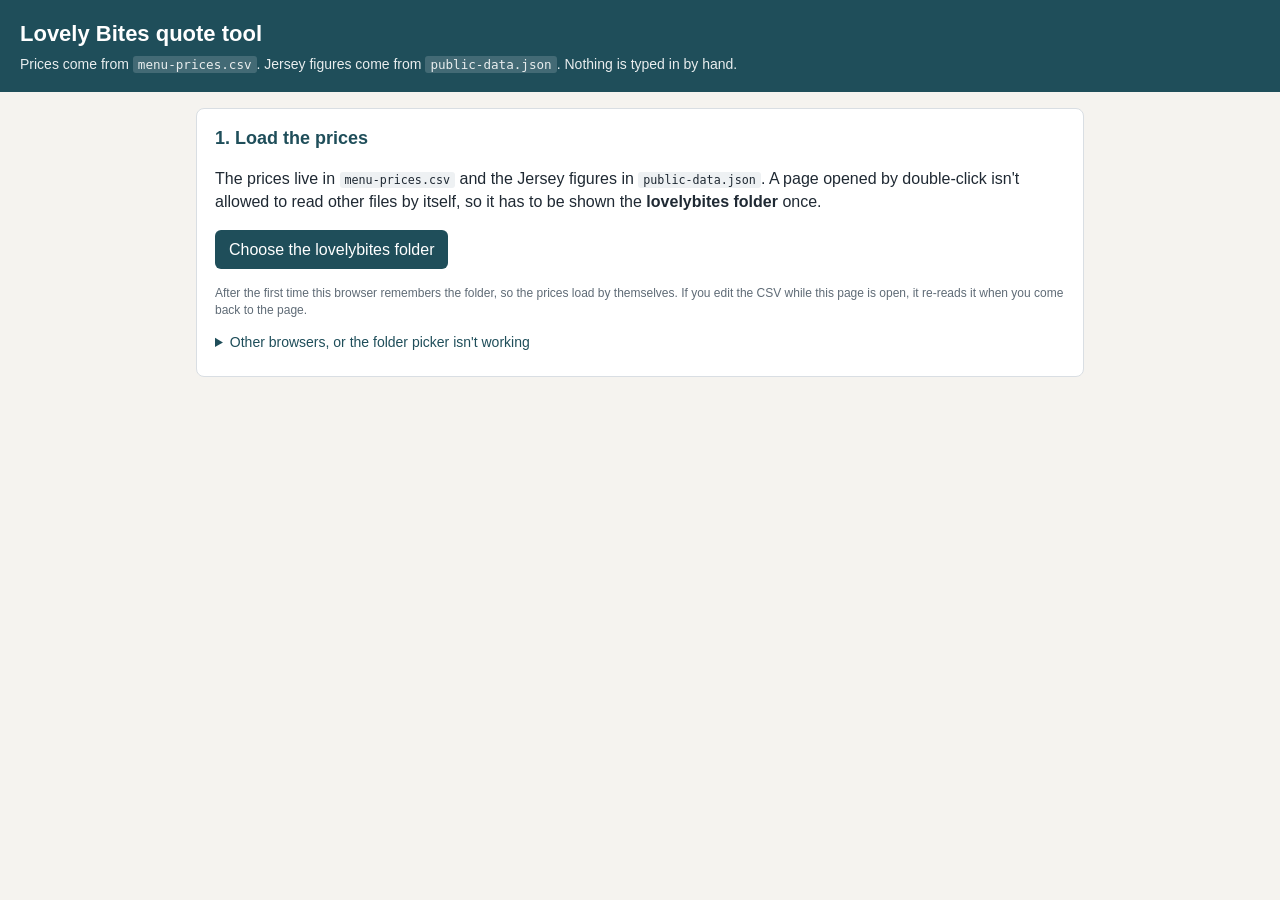
<file: index.html>
<!DOCTYPE html>
<html lang="en-GB">
<head>
<meta charset="utf-8">
<meta name="viewport" content="width=device-width, initial-scale=1">
<title>Lovely Bites Quotes</title>
<link rel="stylesheet" href="styles.css">
</head>
<body>

<header class="no-print">
  <h1>Lovely Bites quote tool</h1>
  <p>Prices come from <code>menu-prices.csv</code>. Jersey figures come from <code>public-data.json</code>. Nothing is typed in by hand.</p>
</header>

<main>

  <section id="loader" class="card no-print">
    <h2>1. Load the prices</h2>
    <p id="whyText">The prices live in <code>menu-prices.csv</code> and the Jersey figures in <code>public-data.json</code>. A page opened by double-click isn't allowed to read other files by itself, so it has to be shown the <strong>lovelybites folder</strong> once.</p>
    <div id="rememberBox" hidden>
      <p>
        <button type="button" class="action" id="pickFolderBtn">Choose the lovelybites folder</button>
        <button type="button" class="action" id="reconnectBtn" hidden></button>
        <button type="button" class="link" id="forgetBtn" hidden>Forget this folder</button>
      </p>
      <p class="hint">After the first time this browser remembers the folder, so the prices load by themselves. If you edit the CSV while this page is open, it re-reads it when you come back to the page.</p>
    </div>
    <details id="plainPicker">
      <summary>Other browsers, or the folder picker isn't working</summary>
      <p>Pick the folder (this has to be done each time you open the tool):</p>
      <p><input type="file" id="folderInput" webkitdirectory aria-label="Choose the lovelybites folder"></p>
      <p>Or select both files at once (hold Ctrl or Cmd):</p>
      <input type="file" id="fileInput" multiple accept=".csv,.json" aria-label="Choose menu-prices.csv and public-data.json">
    </details>
    <div id="loadStatus" role="status"></div>
  </section>

  <section id="formSection" class="card no-print" hidden>
    <h2>2. The event</h2>
    <form id="quoteForm" autocomplete="off" onsubmit="return false">
      <div class="grid">
        <label>Customer name <input id="customerName" type="text"></label>
        <label>Contact (email or phone) <input id="customerContact" type="text"></label>
        <label>Event date <input id="eventDate" type="date"></label>
        <label>Quote issued <input id="issueDate" type="date"></label>
        <label>Event starts <input id="startTime" type="time"></label>
        <label>Event finishes <input id="endTime" type="time"></label>
        <label>Parish <select id="parish"></select></label>
        <label>Number of guests <input id="guests" type="number" min="1" step="1" inputmode="numeric"></label>
        <label>Menu <select id="tier"></select></label>
        <label>Guests needing a separate dietary dish <input id="dietaryGuests" type="number" min="0" step="1" inputmode="numeric" value="0"></label>
      </div>

      <fieldset>
        <legend>Service</legend>
        <label class="inline"><input type="radio" name="style" value="seated" checked> Seated (1 server per 15 guests)</label>
        <label class="inline"><input type="radio" name="style" value="buffet"> Buffet (1 server per 25 guests)</label>
      </fieldset>

      <fieldset>
        <legend>Discount (comes off the menu price only)</legend>
        <label class="inline"><input type="radio" name="discType" value="none" checked> None</label>
        <label class="inline"><input type="radio" name="discType" value="percent"> Percent</label>
        <label class="inline"><input type="radio" name="discType" value="amount"> Amount in £</label>
        <input id="discValue" type="number" min="0" step="0.01" inputmode="decimal" aria-label="Discount value" disabled>
      </fieldset>

      <fieldset>
        <legend>Add-ons and hire</legend>
        <div id="extras"></div>
      </fieldset>

      <details>
        <summary>Settings (staff setup and clear-down time)</summary>
        <div class="grid">
          <label>Setup time per staff member (minutes) <input id="setupMinutes" type="number" min="0" step="5"></label>
          <label>Clear-down time per staff member (minutes) <input id="clearMinutes" type="number" min="0" step="5"></label>
        </div>
        <p class="hint">These are our assumptions (see spec.md), not figures from the price list.</p>
      </details>
    </form>
  </section>

  <section id="resultSection" hidden>
    <div id="actions" class="card no-print">
      <div class="actions">
        <button type="button" class="action" id="printBtn" disabled>Print</button>
        <button type="button" class="action" id="saveBtn" disabled>Save to folder</button>
        <label class="inline"><input type="checkbox" id="showOptions" checked> Show Good / Better / Best on the customer quote</label>
      </div>
      <p class="hint" id="actionHint"></p>
      <p class="hint" id="folderLine">Saves into: <strong id="folderName">no folder chosen yet (you'll be asked when you first press Save)</strong>
        <button type="button" class="link" id="changeFolderBtn">Choose a different folder</button></p>
      <div id="saveStatus" role="status"></div>
    </div>
    <div class="tabs no-print" role="tablist">
      <button id="tabInternal" role="tab" aria-selected="true">Internal breakdown</button>
      <button id="tabCustomer" role="tab" aria-selected="false">Customer quote</button>
    </div>
    <div id="internal" class="card no-print"></div>
    <div id="customer" hidden></div>
  </section>

</main>

<script src="pricing.js"></script>
<script src="data.js"></script>
<script src="app.js"></script>
</body>
</html>
</file>
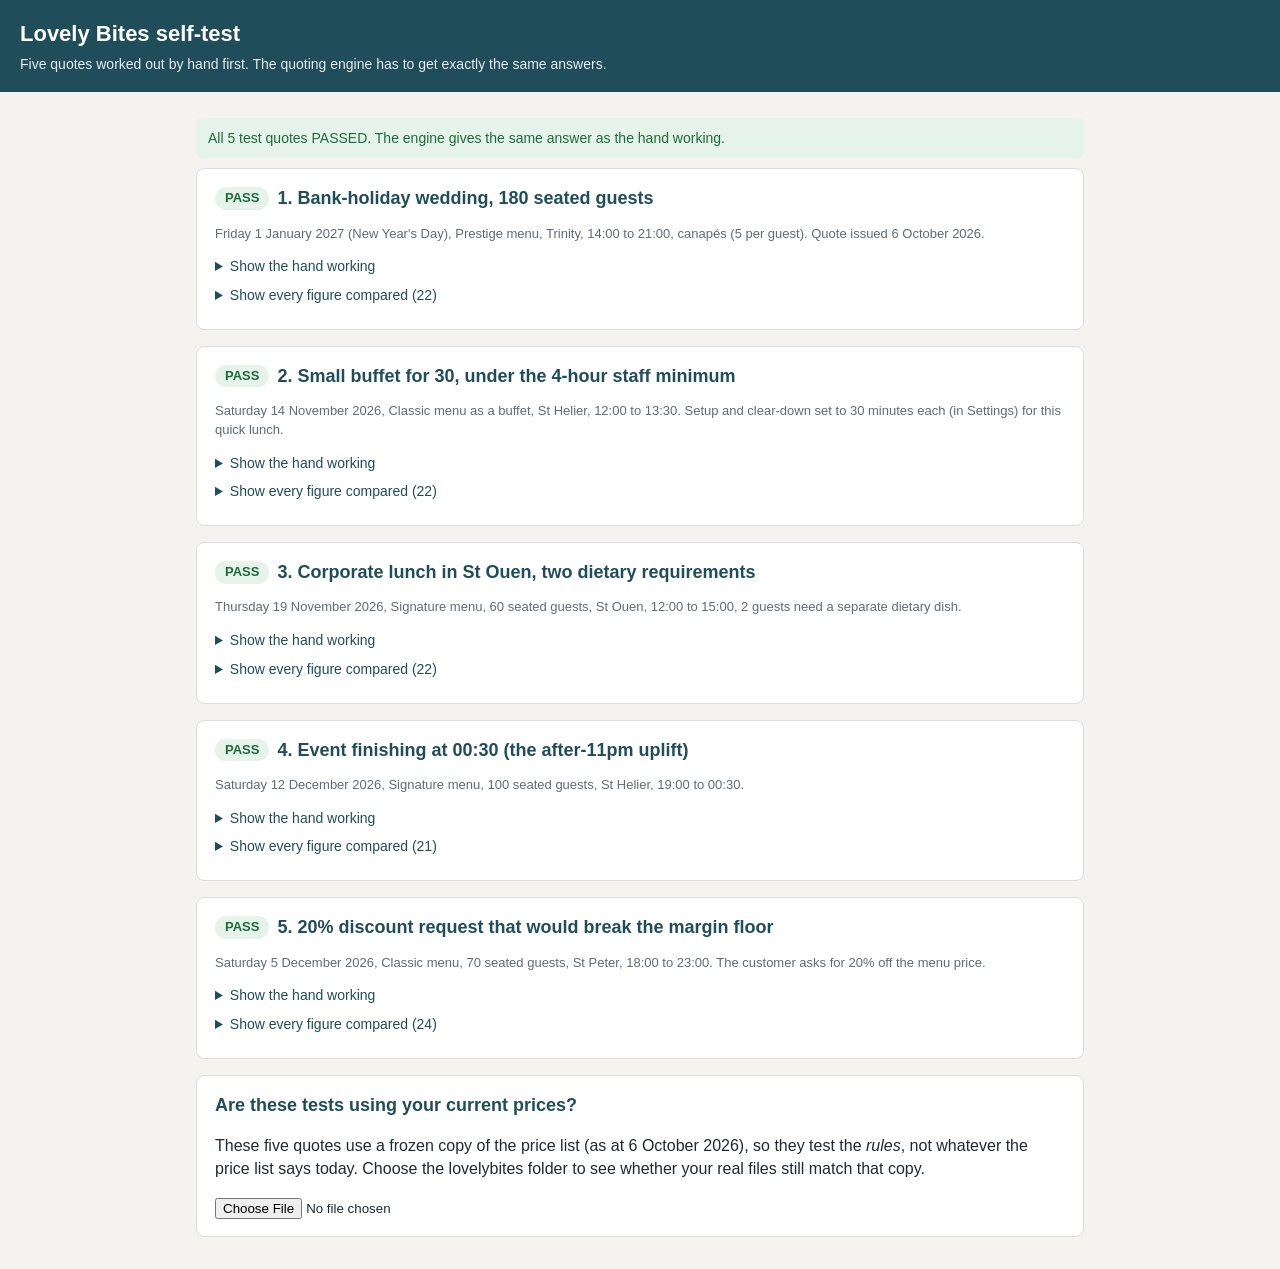
<file: selftest.html>
<!DOCTYPE html>
<html lang="en-GB">
<head>
<meta charset="utf-8">
<meta name="viewport" content="width=device-width, initial-scale=1">
<title>Lovely Bites Self-Test</title>
<link rel="stylesheet" href="styles.css">
<style>
  .badge { display: inline-block; padding: 2px 10px; border-radius: 12px; font-size: 13px; font-weight: bold; margin-right: 8px; }
  .badge.pass { background: var(--good-bg); color: var(--good); }
  .badge.fail { background: var(--bad-bg); color: var(--bad); }
  .case h2 { display: flex; align-items: center; flex-wrap: wrap; }
  .work { font-size: 14px; padding-left: 20px; }
  .work li { margin: 4px 0; }
  td.ok { color: var(--good); font-weight: bold; text-align: center; width: 40px; }
  td.no { color: var(--bad); font-weight: bold; text-align: center; width: 40px; }
  tr.bad td { background: var(--bad-bg); }
  .inputs { font-size: 13px; color: var(--muted); }
</style>
</head>
<body>
<header>
  <h1>Lovely Bites self-test</h1>
  <p>Five quotes worked out by hand first. The quoting engine has to get exactly the same answers.</p>
</header>
<main>
  <div id="summary" class="msg"></div>
  <div id="cases"></div>

  <div class="card">
    <h2>Are these tests using your current prices?</h2>
    <p>These five quotes use a frozen copy of the price list (as at 6 October 2026), so they test the <em>rules</em>, not whatever the price list says today. Choose the lovelybites folder to see whether your real files still match that copy.</p>
    <input type="file" id="folder" webkitdirectory aria-label="Choose the lovelybites folder">
    <div id="same" role="status"></div>
  </div>
</main>

<script src="pricing.js"></script>
<script src="data.js"></script>
<script src="selftest-data.js"></script>
<script src="selftest.js"></script>
<script>
(function () {
  function el(tag, cls, text) { var e = document.createElement(tag); if (cls) e.className = cls; if (text != null) e.textContent = text; return e; }
  function show(kind, v) { return kind === 'money' ? LBSelfTest.pounds(v) : (v === undefined || v === null ? '—' : String(v)); }

  var out = LBSelfTest.run(Pricing, LBData, window.SELFTEST_DATA);
  var summary = document.getElementById('summary');
  var cases = document.getElementById('cases');

  if (out.setupProblems.length) {
    summary.className = 'msg bad';
    summary.textContent = 'The frozen price copy has problems: ' + out.setupProblems.join(' | ');
    return;
  }
  var failed = out.cases.filter(function (c) { return !c.pass; }).length;
  summary.className = 'msg ' + (failed ? 'bad' : 'ok');
  summary.textContent = failed
    ? failed + ' of ' + out.cases.length + ' test quotes FAILED. Open the red ones below to see which figure is different.'
    : 'All ' + out.cases.length + ' test quotes PASSED. The engine gives the same answer as the hand working.';

  out.cases.forEach(function (c) {
    var card = el('div', 'card case');
    var h = el('h2'); h.appendChild(el('span', 'badge ' + (c.pass ? 'pass' : 'fail'), c.pass ? 'PASS' : 'FAIL'));
    h.appendChild(document.createTextNode(c.id + '. ' + c.title)); card.appendChild(h);
    card.appendChild(el('p', 'inputs', c.summary));

    var det = el('details'); if (!c.pass) det.open = true;
    det.appendChild(el('summary', null, 'Show the hand working'));
    var ol = el('ol', 'work'); c.working.forEach(function (line) { ol.appendChild(el('li', null, line)); });
    det.appendChild(ol); card.appendChild(det);

    var table = el('table'); var head = el('thead'); var hr = el('tr');
    ['', 'What', 'Worked out by hand', 'Engine says'].forEach(function (t, i) { hr.appendChild(el('th', i > 1 ? 'num' : null, t)); });
    head.appendChild(hr); table.appendChild(head);
    var body = el('tbody');
    c.checks.forEach(function (k) {
      var tr = el('tr', k.pass ? '' : 'bad');
      tr.appendChild(el('td', k.pass ? 'ok' : 'no', k.pass ? '✓' : '✗'));
      tr.appendChild(el('td', null, k.label));
      tr.appendChild(el('td', 'num', show(k.kind, k.expected)));
      tr.appendChild(el('td', 'num', show(k.kind, k.actual)));
      body.appendChild(tr);
    });
    table.appendChild(body);
    var det2 = el('details'); det2.open = !c.pass;
    det2.appendChild(el('summary', null, 'Show every figure compared (' + c.checks.length + ')'));
    det2.appendChild(table); card.appendChild(det2);
    cases.appendChild(card);
  });

  function norm(s) { return s.replace(/^﻿/, '').replace(/\r\n/g, '\n').trim(); }
  document.getElementById('folder').addEventListener('change', function (e) {
    var files = Array.prototype.slice.call(e.target.files), box = document.getElementById('same');
    var find = function (n) { return files.filter(function (f) { return f.name === n; })[0]; };
    var csv = find('menu-prices.csv'), json = find('public-data.json');
    if (!csv || !json) { box.innerHTML = ''; box.appendChild(el('div', 'msg bad', 'Couldn\'t find both files in that folder.')); return; }
    Promise.all([csv.text(), json.text()]).then(function (t) {
      var csvSame = norm(t[0]) === norm(window.SELFTEST_DATA.csv), jsonSame;
      try { jsonSame = JSON.stringify(JSON.parse(norm(t[1]))) === JSON.stringify(window.SELFTEST_DATA.json); } catch (err) { jsonSame = false; }
      box.innerHTML = '';
      if (csvSame && jsonSame) box.appendChild(el('div', 'msg ok', 'Your menu-prices.csv and public-data.json match the frozen copy, so these tests are using your current figures.'));
      else box.appendChild(el('div', 'msg warn',
        'Your ' + [csvSame ? '' : 'menu-prices.csv', jsonSame ? '' : 'public-data.json'].filter(Boolean).join(' and ') +
        ' has changed since the frozen copy was taken. That\'s fine: the five tests above still check the rules. But the hand answers are for the old figures, so don\'t expect them to match quotes made with the new ones.'));
    });
  });
})();
</script>
</body>
</html>
</file>
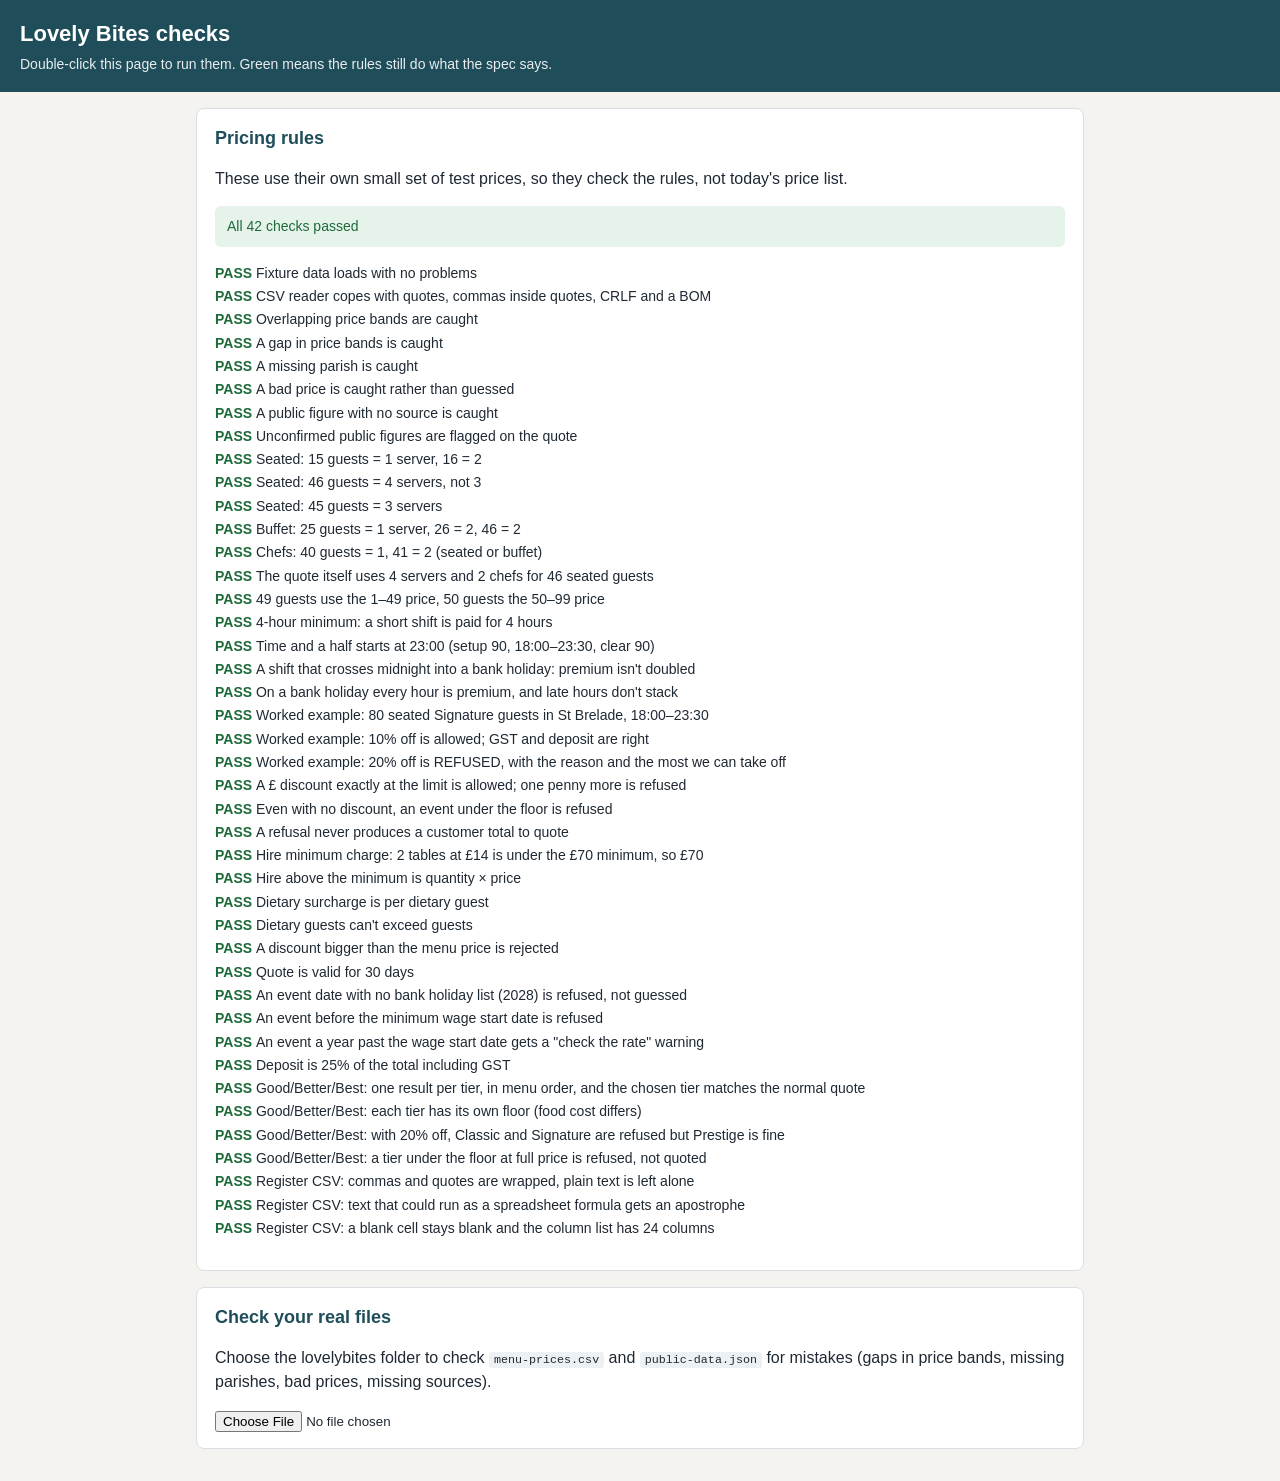
<file: tests.html>
<!DOCTYPE html>
<html lang="en-GB">
<head>
<meta charset="utf-8">
<meta name="viewport" content="width=device-width, initial-scale=1">
<title>Lovely Bites Tests</title>
<link rel="stylesheet" href="styles.css">
<style>
  .pass::before { content: "PASS  "; font-weight: bold; color: var(--good); }
  .fail::before { content: "FAIL  "; font-weight: bold; color: var(--bad); }
  li { margin: 3px 0; font-size: 14px; list-style: none; }
  ul { padding-left: 0; }
  .detail { display: block; margin-left: 48px; color: var(--bad); font-size: 13px; }
</style>
</head>
<body>
<header><h1>Lovely Bites checks</h1><p>Double-click this page to run them. Green means the rules still do what the spec says.</p></header>
<main>
  <div class="card">
    <h2>Pricing rules</h2>
    <p>These use their own small set of test prices, so they check the rules, not today's price list.</p>
    <div id="summary" class="msg"></div>
    <ul id="results"></ul>
  </div>
  <div class="card">
    <h2>Check your real files</h2>
    <p>Choose the lovelybites folder to check <code>menu-prices.csv</code> and <code>public-data.json</code> for mistakes (gaps in price bands, missing parishes, bad prices, missing sources).</p>
    <input type="file" id="folder" webkitdirectory aria-label="Choose the lovelybites folder">
    <div id="realStatus" role="status"></div>
  </div>
</main>
<script src="pricing.js"></script>
<script src="data.js"></script>
<script src="tests.js"></script>
<script>
  (function () {
    var res = LBTests.run(Pricing, LBData);
    var failed = res.filter(function (r) { return !r.pass; }).length;
    var s = document.getElementById('summary');
    s.className = 'msg ' + (failed ? 'bad' : 'ok');
    s.textContent = failed ? failed + ' of ' + res.length + ' checks FAILED' : 'All ' + res.length + ' checks passed';
    var ul = document.getElementById('results');
    res.forEach(function (r) {
      var li = document.createElement('li');
      li.className = r.pass ? 'pass' : 'fail';
      li.textContent = r.name;
      if (r.detail) { var d = document.createElement('span'); d.className = 'detail'; d.textContent = r.detail; li.appendChild(d); }
      ul.appendChild(li);
    });

    document.getElementById('folder').addEventListener('change', function (e) {
      var files = Array.prototype.slice.call(e.target.files);
      var find = function (n) { return files.filter(function (f) { return f.name === n; })[0]; };
      var csv = find('menu-prices.csv'), json = find('public-data.json'), out = document.getElementById('realStatus');
      if (!csv || !json) { out.innerHTML = '<div class="msg bad">Couldn\'t find both files in that folder.</div>'; return; }
      Promise.all([csv.text(), json.text()]).then(function (t) {
        var b;
        try { b = LBData.build(t[0], JSON.parse(t[1])); } catch (err) { out.innerHTML = '<div class="msg bad"></div>'; out.firstChild.textContent = 'public-data.json isn\'t valid JSON: ' + err.message; return; }
        if (!b.problems.length) {
          out.innerHTML = '<div class="msg ok">No problems found in your files.</div>';
        } else {
          out.innerHTML = '<div class="msg bad"><strong>Problems found:</strong><ul></ul></div>';
          var ul2 = out.querySelector('ul');
          b.problems.forEach(function (p) { var li = document.createElement('li'); li.textContent = p; ul2.appendChild(li); });
        }
      });
    });
  })();
</script>
</body>
</html>
</file>
<file: styles.css>
:root {
  --ink: #1f2933; --muted: #5f6b76; --line: #d9dee3; --bg: #f5f3ef; --card: #ffffff;
  --brand: #1f4e5a; --good: #1e6b3a; --good-bg: #e6f3ea; --bad: #a12626; --bad-bg: #fbeaea;
  --warn: #7a5500; --warn-bg: #fff4d6;
}
* { box-sizing: border-box; }
body { margin: 0; font-family: Arial, Helvetica, sans-serif; color: var(--ink); background: var(--bg); line-height: 1.45; }
header { background: var(--brand); color: #fff; padding: 18px 20px; }
header h1 { margin: 0 0 4px; font-size: 22px; }
header p { margin: 0; opacity: .9; font-size: 14px; }
header code { background: rgba(255,255,255,.18); color: #fff; }
code { background: #eef1f3; padding: 1px 5px; border-radius: 3px; font-size: 90%; }
main { max-width: 920px; margin: 0 auto; padding: 16px; }
.card { background: var(--card); border: 1px solid var(--line); border-radius: 8px; padding: 16px 18px; margin-bottom: 16px; }
h2 { margin: 0 0 10px; font-size: 18px; color: var(--brand); }
h3 { margin: 18px 0 6px; font-size: 15px; color: var(--brand); }
.grid { display: grid; grid-template-columns: repeat(auto-fit, minmax(220px, 1fr)); gap: 12px; margin-bottom: 12px; }
label { display: block; font-size: 13px; color: var(--muted); }
label input, label select { display: block; width: 100%; margin-top: 3px; padding: 8px; font: inherit; color: var(--ink); border: 1px solid #b7c0c8; border-radius: 5px; background: #fff; }
label.inline { display: inline-block; margin-right: 16px; color: var(--ink); font-size: 14px; }
label.inline input { display: inline; width: auto; margin: 0 4px 0 0; }
fieldset { border: 1px solid var(--line); border-radius: 6px; margin: 0 0 12px; padding: 10px 12px; }
legend { font-size: 13px; color: var(--muted); padding: 0 6px; }
fieldset > input[type=number] { width: 120px; padding: 6px; font: inherit; margin-left: 4px; }
details { margin: 8px 0; }
summary { cursor: pointer; color: var(--brand); font-size: 14px; }
.hint { font-size: 12px; color: var(--muted); }
.extra-group { margin: 6px 0 10px; }
.extra-group h4 { margin: 8px 0 4px; font-size: 13px; color: var(--brand); }
.extra-row { display: flex; align-items: center; gap: 8px; padding: 4px 0; border-bottom: 1px solid #eef0f2; font-size: 14px; }
.extra-row .name { flex: 1; }
.extra-row .price { color: var(--muted); font-size: 12px; white-space: nowrap; }
.extra-row input[type=number] { width: 70px; padding: 4px; font: inherit; }
.msg { border-radius: 6px; padding: 10px 12px; margin: 10px 0; font-size: 14px; }
.msg.ok { background: var(--good-bg); color: var(--good); }
.msg.bad { background: var(--bad-bg); color: var(--bad); }
.msg.warn { background: var(--warn-bg); color: var(--warn); }
.msg ul { margin: 6px 0 0; padding-left: 20px; }
.msg.bad strong.big { font-size: 16px; }
table { width: 100%; border-collapse: collapse; font-size: 14px; margin: 4px 0 8px; }
th, td { text-align: left; padding: 6px 8px; border-bottom: 1px solid var(--line); vertical-align: top; }
th { color: var(--muted); font-weight: normal; font-size: 12px; }
td.num, th.num { text-align: right; white-space: nowrap; }
tr.total td { font-weight: bold; border-top: 2px solid var(--ink); }
tr.sub td { color: var(--muted); }
.tabs { display: flex; gap: 6px; margin-bottom: 10px; }
.tabs button { padding: 8px 14px; border: 1px solid var(--line); background: #fff; border-radius: 6px; font: inherit; cursor: pointer; }
.tabs button[aria-selected=true] { background: var(--brand); color: #fff; border-color: var(--brand); }
.tabs button:disabled { opacity: .5; cursor: not-allowed; }
button.link { background: none; border: 0; color: var(--brand); text-decoration: underline; cursor: pointer; font: inherit; padding: 8px; }
button.action { padding: 8px 14px; border: 0; background: var(--brand); color: #fff; border-radius: 6px; font: inherit; cursor: pointer; }
table.options th.pick, table.options td.pick { background: #eef5f6; }
.actions { display: flex; flex-wrap: wrap; align-items: center; gap: 10px 14px; }
@media print {
  .no-print { display: none !important; }
  body { background: #fff; }
  main { max-width: none; padding: 0; }
}
</file>
